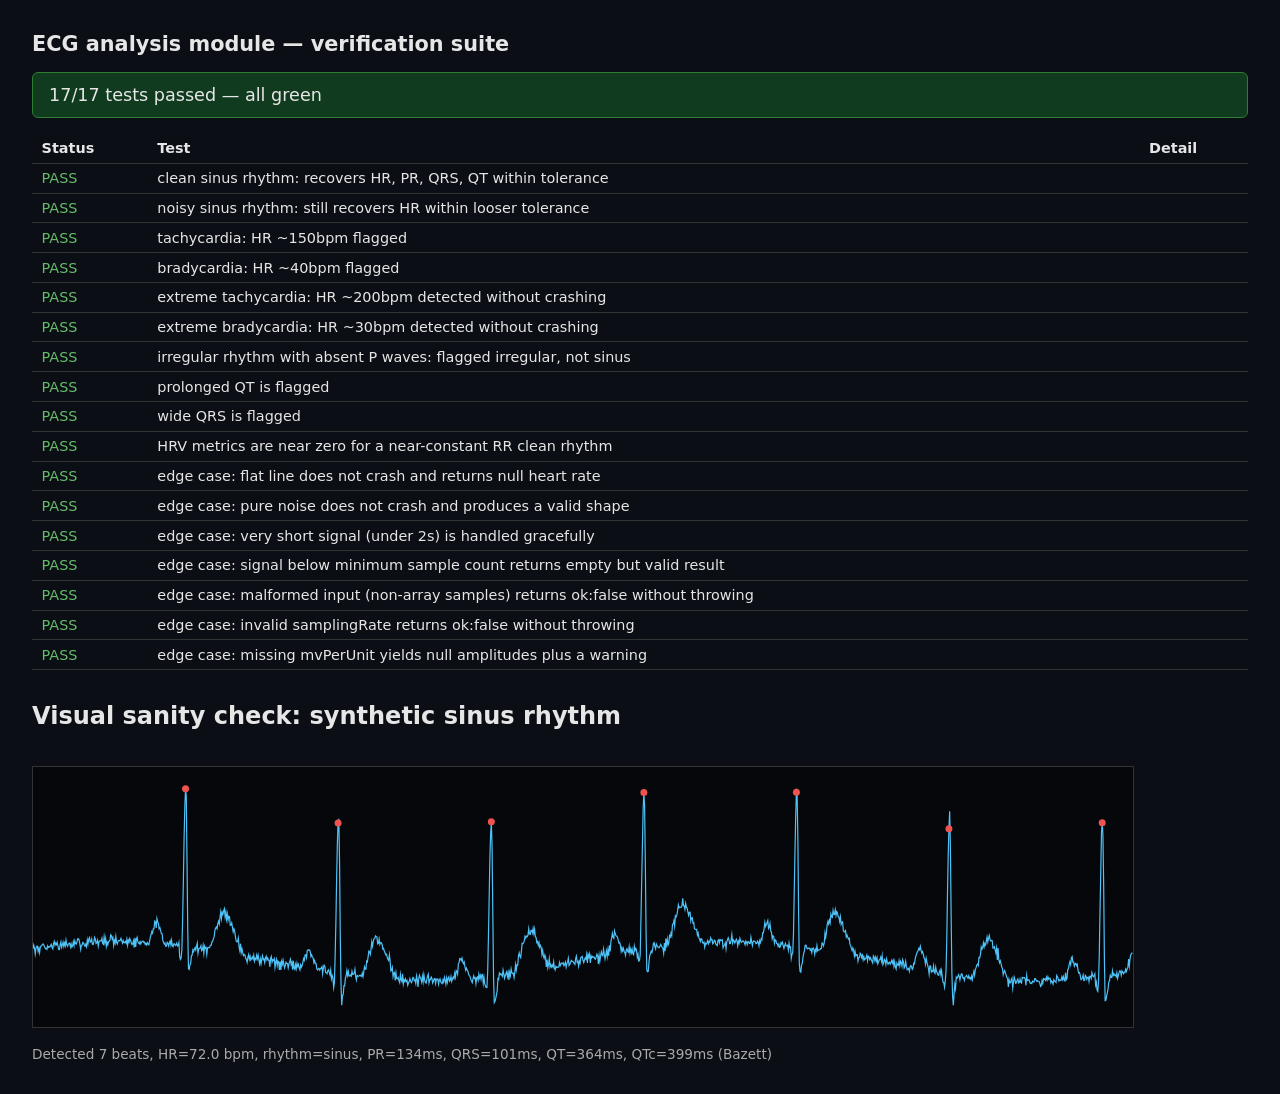
<file: src/analysis/dev.html>
<!DOCTYPE html>
<html lang="en">
<head>
<meta charset="UTF-8" />
<title>ECG analysis module — dev/test harness</title>
<style>
  body { font-family: system-ui, sans-serif; margin: 2rem; background: #0b0e14; color: #e6e6e6; }
  h1 { font-size: 1.3rem; }
  #summary { font-size: 1.1rem; margin: 1rem 0; padding: 0.75rem 1rem; border-radius: 6px; }
  #summary.pass { background: #103b1f; border: 1px solid #2e7d32; }
  #summary.fail { background: #3b1010; border: 1px solid #b71c1c; }
  table { border-collapse: collapse; width: 100%; margin-top: 1rem; }
  td, th { text-align: left; padding: 0.4rem 0.6rem; border-bottom: 1px solid #333; font-size: 0.9rem; }
  tr.pass td.status { color: #66bb6a; }
  tr.fail td.status { color: #ef5350; }
  code { color: #ffab40; }
  canvas { background: #05070b; border: 1px solid #333; margin-top: 1rem; }
</style>
</head>
<body>
  <h1>ECG analysis module — verification suite</h1>
  <div id="summary">Running tests…</div>
  <table id="resultsTable">
    <thead><tr><th>Status</th><th>Test</th><th>Detail</th></tr></thead>
    <tbody></tbody>
  </table>

  <h2 style="margin-top:2rem;">Visual sanity check: synthetic sinus rhythm</h2>
  <canvas id="plot" width="1100" height="260"></canvas>
  <p id="plotInfo" style="font-size:0.85rem;color:#aaa;"></p>

<script type="module">
  import { runAllTests } from './tests.js';
  import { generateSyntheticECG } from './synthetic.js';
  import { analyzeLead } from './analyze.js';

  const { results, passCount, failCount, total } = runAllTests();

  const summary = document.getElementById('summary');
  summary.textContent = `${passCount}/${total} tests passed` + (failCount ? ` — ${failCount} FAILED` : ' — all green');
  summary.className = failCount ? 'fail' : 'pass';

  const tbody = document.querySelector('#resultsTable tbody');
  for (const r of results) {
    const tr = document.createElement('tr');
    tr.className = r.pass ? 'pass' : 'fail';
    tr.innerHTML = `<td class="status">${r.pass ? 'PASS' : 'FAIL'}</td><td>${r.name}</td><td><code>${r.message || ''}</code></td>`;
    tbody.appendChild(tr);
  }

  console.log(`ECG analysis tests: ${passCount}/${total} passed`);
  for (const r of results) {
    if (!r.pass) console.error(`FAIL: ${r.name} — ${r.message}`);
  }

  // Visual sanity check: plot a clean synthetic beat train with detected R peaks.
  const { samples, samplingRate } = generateSyntheticECG({
    samplingRate: 250,
    durationSec: 6,
    heartRateBpm: 72,
    prMs: 160,
    qrsMs: 90,
    qtMs: 380,
    baselineWanderMv: 0.15,
    noiseStdMv: 0.02,
  });
  const result = analyzeLead(samples, samplingRate, { mvPerUnit: 1 });

  const canvas = document.getElementById('plot');
  const ctx = canvas.getContext('2d');
  const w = canvas.width, h = canvas.height;
  ctx.clearRect(0, 0, w, h);

  let min = Infinity, max = -Infinity;
  for (const v of samples) { if (v < min) min = v; if (v > max) max = v; }
  const pad = (max - min) * 0.1 || 1;
  const toY = (v) => h - ((v - (min - pad)) / ((max - min) + 2 * pad)) * h;
  const toX = (i) => (i / samples.length) * w;

  ctx.strokeStyle = '#4fc3f7';
  ctx.lineWidth = 1.2;
  ctx.beginPath();
  samples.forEach((v, i) => {
    const x = toX(i), y = toY(v);
    if (i === 0) ctx.moveTo(x, y); else ctx.lineTo(x, y);
  });
  ctx.stroke();

  ctx.fillStyle = '#ef5350';
  for (const beat of result.beats) {
    const x = toX(beat.rIndex);
    const y = toY(samples[beat.rIndex]);
    ctx.beginPath();
    ctx.arc(x, y, 3.5, 0, Math.PI * 2);
    ctx.fill();
  }

  document.getElementById('plotInfo').textContent =
    `Detected ${result.beats.length} beats, HR=${result.heartRate.bpm?.toFixed(1)} bpm, ` +
    `rhythm=${result.rhythm.classification}, PR=${result.intervals.prMs.mean?.toFixed(0)}ms, ` +
    `QRS=${result.intervals.qrsMs.mean?.toFixed(0)}ms, QT=${result.intervals.qtMs.mean?.toFixed(0)}ms, ` +
    `QTc=${result.intervals.qtcMs.mean?.toFixed(0)}ms (${result.intervals.qtcMs.formula})`;
</script>
</body>
</html>
</file>
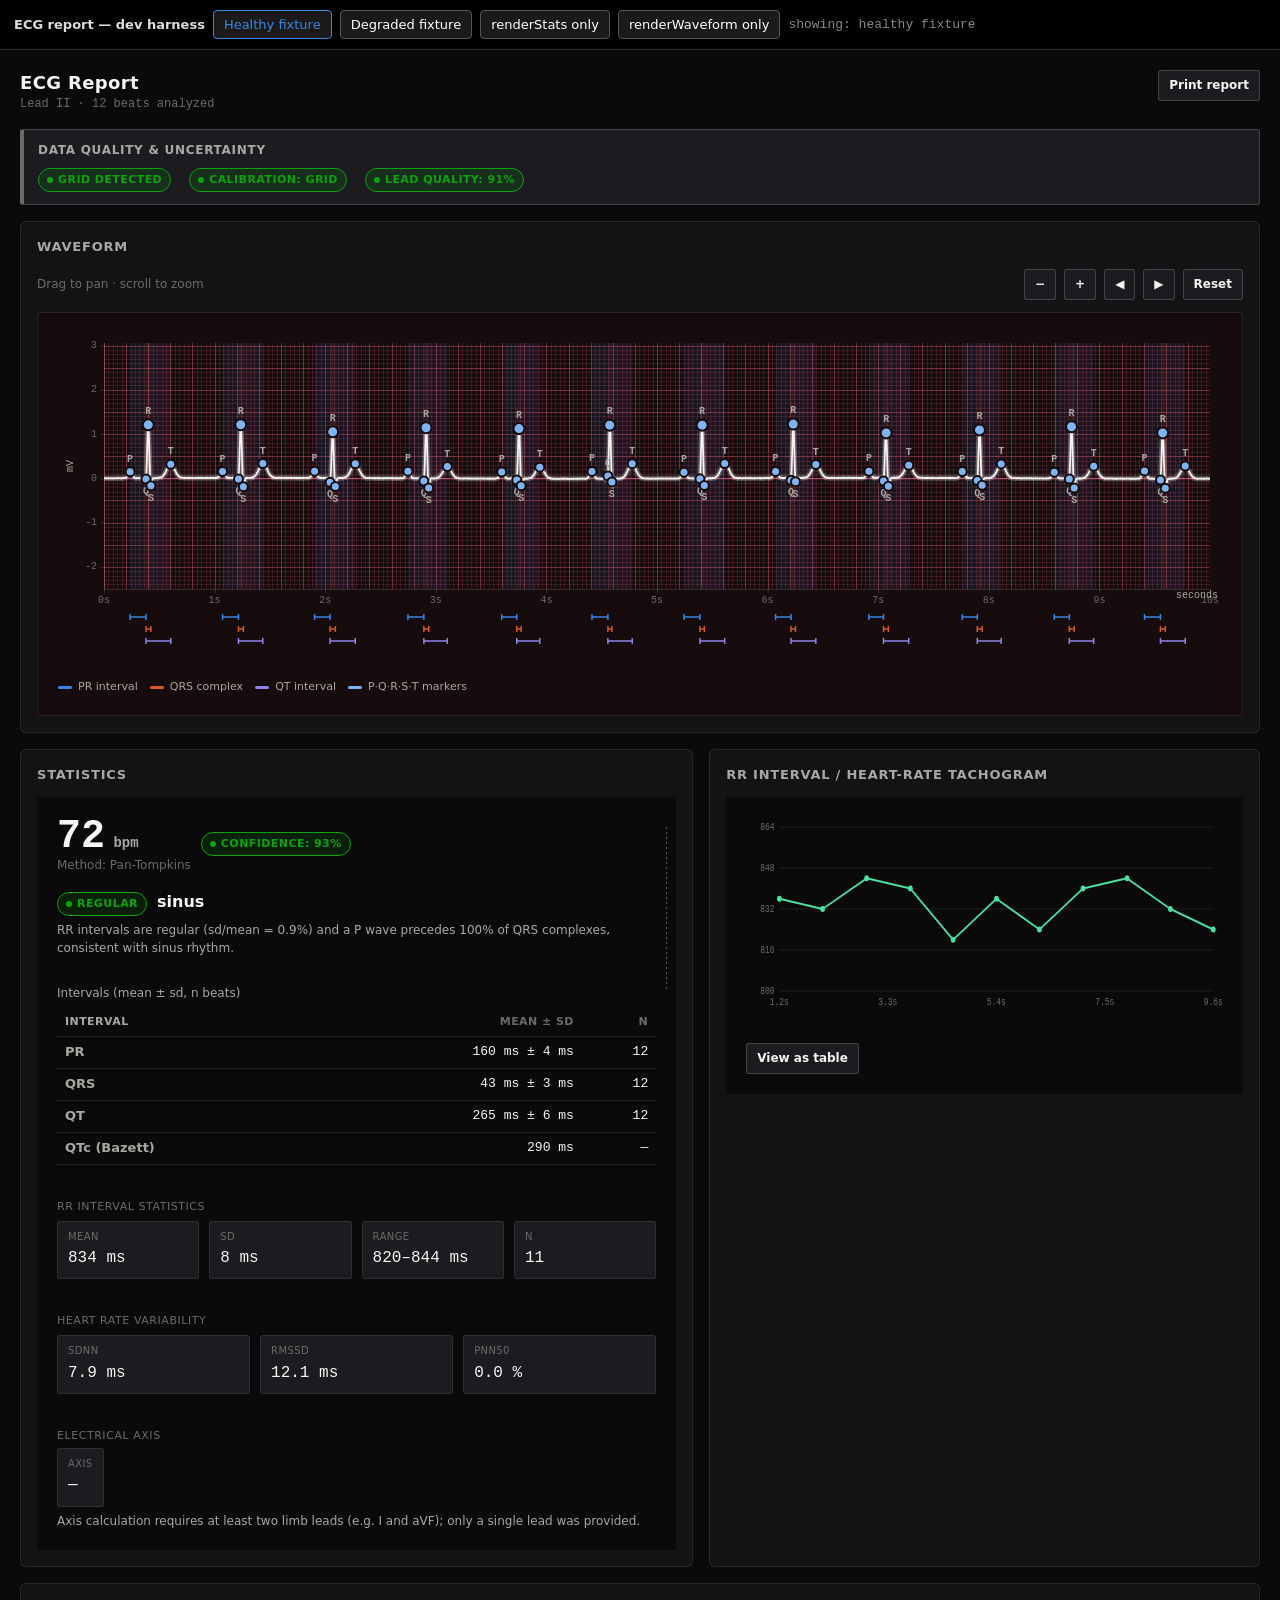
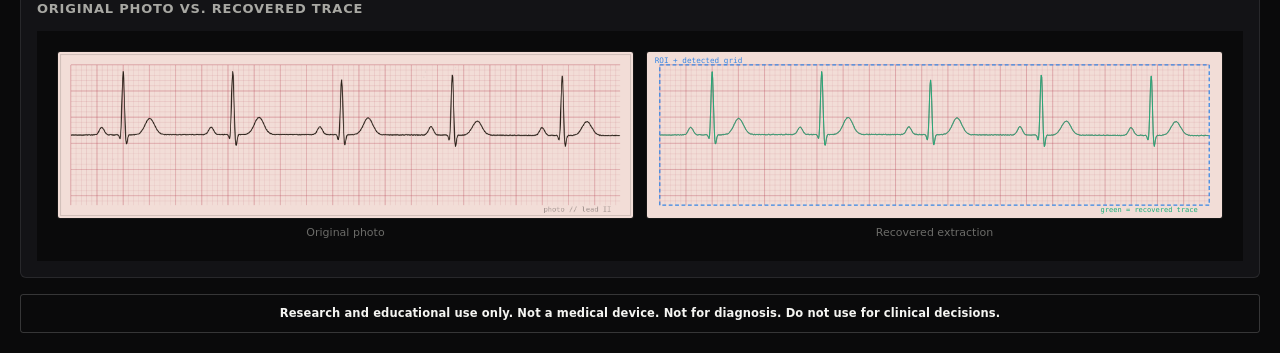
<file: src/report/dev.html>
<!doctype html>
<html lang="en">
<head>
<meta charset="utf-8" />
<meta name="viewport" content="width=device-width, initial-scale=1" />
<title>ECG report module — dev harness</title>
<style>
  html, body { margin: 0; background: #0a0a0b; }
  #dev-toolbar {
    position: sticky; top: 0; z-index: 20;
    display: flex; gap: 8px; align-items: center;
    padding: 10px 14px; background: #000; border-bottom: 1px solid #333;
    font-family: system-ui, sans-serif; font-size: 13px; color: #ddd;
  }
  #dev-toolbar button {
    font: inherit; padding: 6px 10px; border-radius: 4px;
    border: 1px solid #555; background: #1a1a1a; color: #fff; cursor: pointer;
  }
  #dev-toolbar button[aria-pressed="true"] { border-color: #3987e5; color: #3987e5; }
  #dev-status { color: #888; font-family: ui-monospace, monospace; }
  @media print {
    #dev-toolbar { display: none; }
  }
</style>
</head>
<body>
  <div id="dev-toolbar">
    <strong>ECG report — dev harness</strong>
    <button id="btn-healthy" type="button">Healthy fixture</button>
    <button id="btn-degraded" type="button">Degraded fixture</button>
    <button id="btn-stats-only" type="button">renderStats only</button>
    <button id="btn-waveform-only" type="button">renderWaveform only</button>
    <span id="dev-status"></span>
  </div>
  <div id="report-root"></div>
  <script type="module" src="./dev.js"></script>
</body>
</html>
</file>
